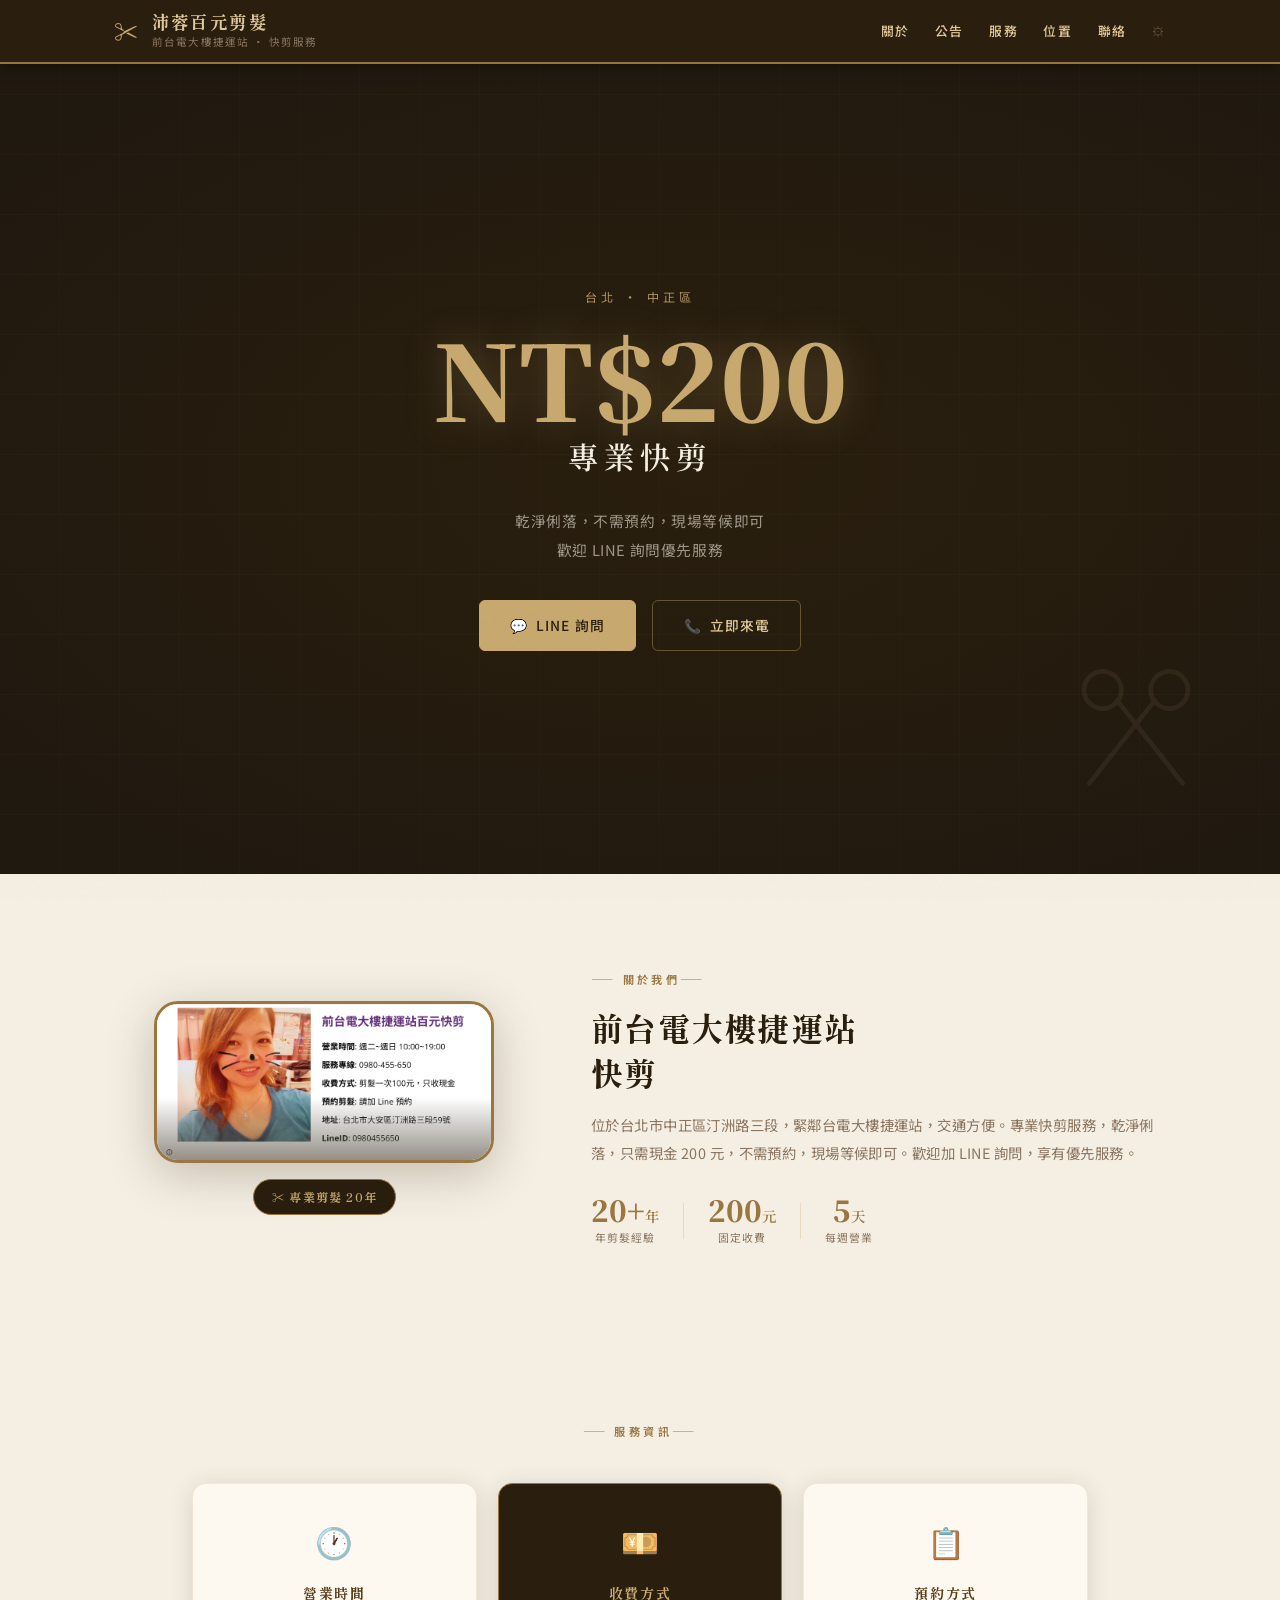
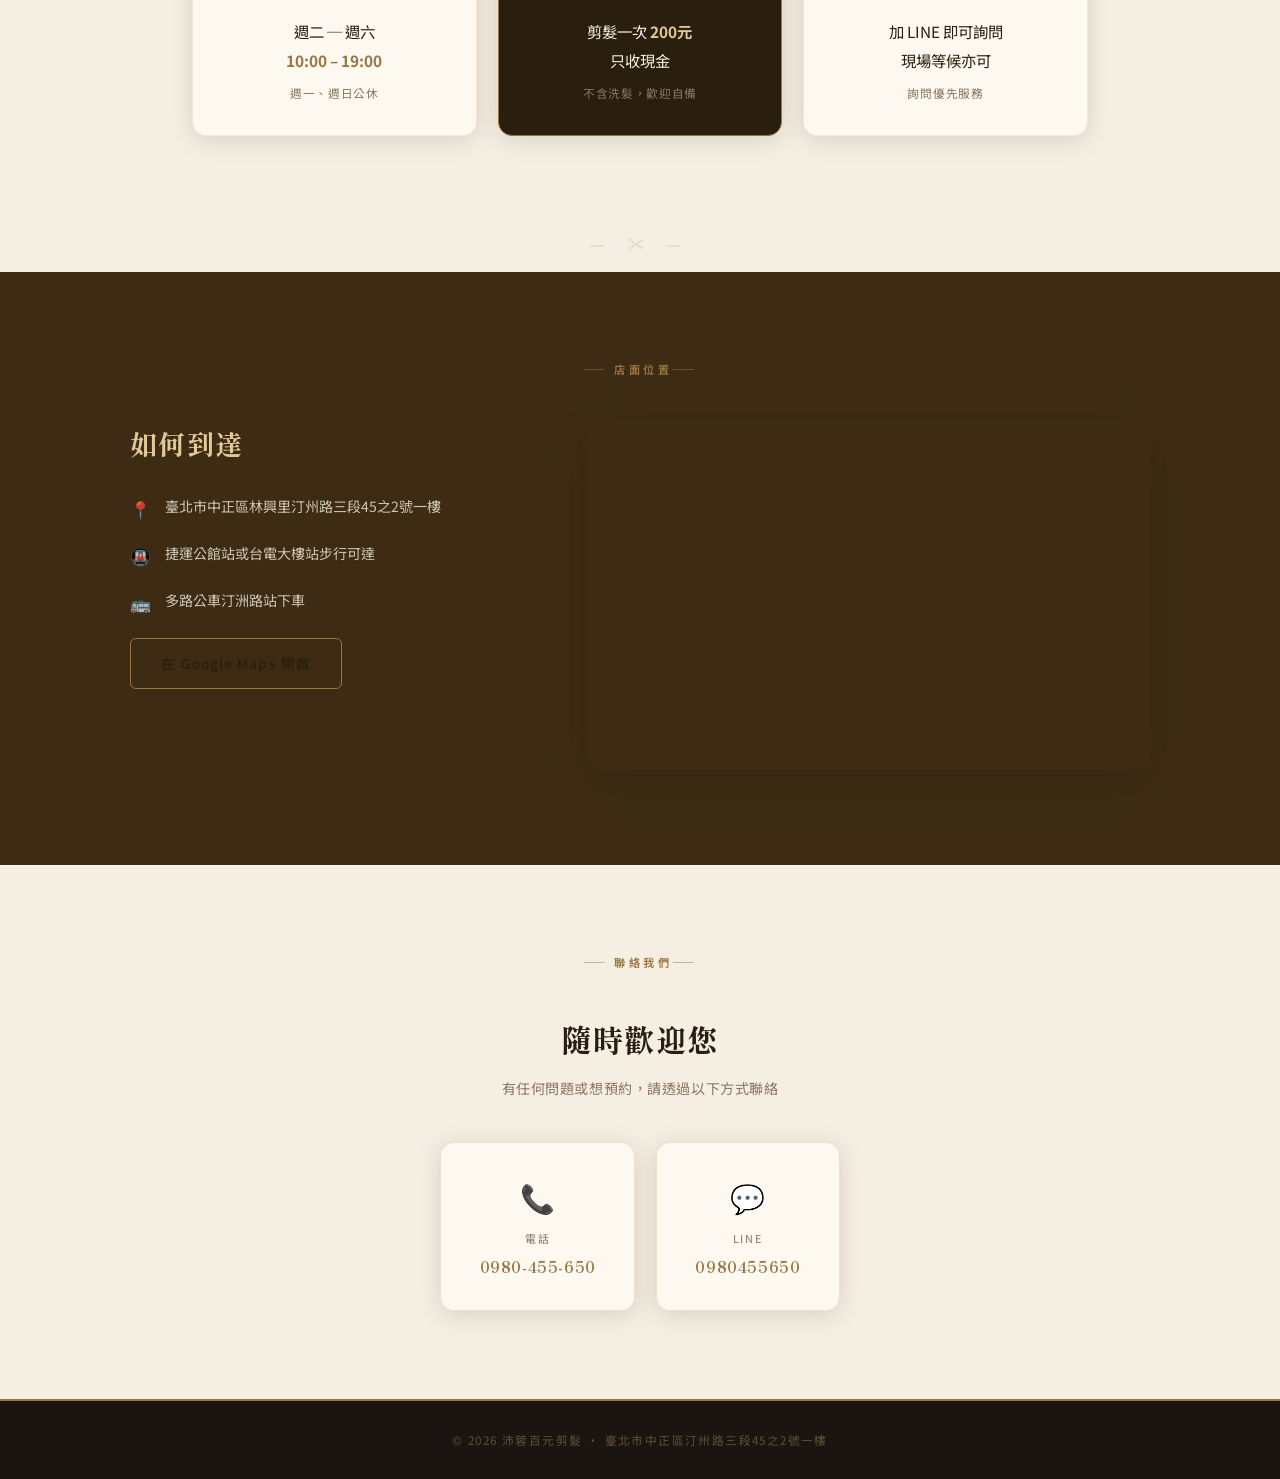
<file: index.html>
<!DOCTYPE html>
<html lang="zh-TW">
<head>
  <meta charset="UTF-8"/>
  <meta name="viewport" content="width=device-width, initial-scale=1.0"/>
  <meta name="description" content="沛蓉百元剪髮｜臺北汀洲路三段，前台電大樓捷運站，200元專業快剪服務"/>
  <meta property="og:title" content="沛蓉百元剪髮"/>
  <meta property="og:description" content="週二至週六 10:00–19:00｜電話：0980-455-650"/>
  <title>沛蓉百元剪髮</title>
  <link rel="preconnect" href="https://fonts.googleapis.com"/>
  <link rel="preconnect" href="https://fonts.gstatic.com" crossorigin/>
  <link href="https://fonts.googleapis.com/css2?family=Noto+Serif+TC:wght@400;600;700;900&family=Shippori+Mincho+B1:wght@400;600;800&family=Noto+Sans+TC:wght@300;400;500&display=swap" rel="stylesheet"/>
  <link rel="stylesheet" href="css/style.css"/>
</head>
<body>
  <div class="noise"></div>

  <!-- HEADER -->
  <header class="site-header">
    <div class="header-inner">
      <div class="logo-block">
        <span class="logo-icon">✂</span>
        <div class="logo-text">
          <h1 class="logo-title" id="site-name">沛蓉百元剪髮</h1>
          <p class="logo-sub" id="site-tagline">前台電大樓捷運站 · 百元快剪</p>
        </div>
      </div>
      <nav class="main-nav">
        <a href="#about">關於</a>
        <a href="#announcements">公告</a>
        <a href="#info">服務</a>
        <a href="#location">位置</a>
        <a href="#contact">聯絡</a>
        <a href="admin.html" class="nav-admin-link" title="管理員登入">⚙</a>
      </nav>
      <button class="nav-hamburger" id="nav-hamburger" aria-label="選單">☰</button>
    </div>
    <!-- Mobile menu -->
    <div class="mobile-menu" id="mobile-menu">
      <a href="#about" onclick="closeMobileMenu()">關於</a>
      <a href="#announcements" onclick="closeMobileMenu()">公告</a>
      <a href="#info" onclick="closeMobileMenu()">服務</a>
      <a href="#location" onclick="closeMobileMenu()">位置</a>
      <a href="#contact" onclick="closeMobileMenu()">聯絡</a>
      <a href="admin.html">⚙ 管理員</a>
    </div>
  </header>

  <!-- HERO -->
  <section class="hero">
    <div class="hero-bg-lines"></div>
    <div class="hero-content">
      <p class="hero-eyebrow">台北 · 中正區</p>
      <h2 class="hero-headline">
        <span class="hero-price" id="hero-price">NT$200</span>
        <span class="hero-cut">專業快剪</span>
      </h2>
      <p class="hero-desc" id="hero-desc">乾淨俐落，不需預約，現場等候即可<br/>歡迎 LINE 預約優先服務</p>
      <div class="hero-ctas">
        <a class="btn btn-primary" id="line-btn" href="https://line.me/ti/p/0980455650" target="_blank" rel="noopener">
          <span class="btn-icon">💬</span> LINE 詢問
        </a>
        <a class="btn btn-ghost" id="tel-btn" href="tel:0980455650">
          <span class="btn-icon">📞</span> 立即來電
        </a>
      </div>
    </div>
    <div class="hero-deco">
      <svg class="scissors-svg" viewBox="0 0 120 120" fill="none" xmlns="http://www.w3.org/2000/svg">
        <circle cx="35" cy="30" r="14" stroke="currentColor" stroke-width="3.5"/>
        <circle cx="85" cy="30" r="14" stroke="currentColor" stroke-width="3.5"/>
        <line x1="46" y1="38" x2="95" y2="100" stroke="currentColor" stroke-width="3.5" stroke-linecap="round"/>
        <line x1="74" y1="38" x2="25" y2="100" stroke="currentColor" stroke-width="3.5" stroke-linecap="round"/>
      </svg>
    </div>
  </section>

  <!-- ABOUT -->
  <section class="about-section" id="about">
    <div class="about-inner">
      <div class="about-photo-wrap">
        <div class="about-photo-frame">
          <img src="images/owner.png" alt="沛蓉老闆娘" class="about-photo" id="owner-photo" loading="lazy"/>
        </div>
        <div class="about-badge">✂ 專業剪髮 20年</div>
      </div>
      <div class="about-text">
        <div class="section-label" style="text-align:left;margin-bottom:1rem;">關於我們</div>
        <h2 class="about-title" id="about-title">前台電大樓捷運站<br/>百元快剪</h2>
        <p class="about-desc" id="about-desc">位於台北市中正區汀洲路三段，緊鄰台電大樓捷運站，交通方便。專業快剪服務，乾淨俐落，只需現金 200 元，不需預約，現場等候即可。歡迎加 LINE 預約，享有優先服務。</p>
        <div class="about-stats">
          <div class="stat-item">
            <span class="stat-num" id="stat-years">20<span class="stat-plus">+</span></span>
            <span class="stat-label">年剪髮經驗</span>
          </div>
          <div class="stat-divider"></div>
          <div class="stat-item">
            <span class="stat-num" id="stat-price">200<span class="stat-unit">元</span></span>
            <span class="stat-label">固定收費</span>
          </div>
          <div class="stat-divider"></div>
          <div class="stat-item">
            <span class="stat-num">5<span class="stat-unit">天</span></span>
            <span class="stat-label">每週營業</span>
          </div>
        </div>
      </div>
    </div>
  </section>

  <!-- ANNOUNCEMENTS -->
  <section class="announce-section" id="announcements" style="display:none;">
    <div id="announce-list"></div>
  </section>

  <!-- INFO CARDS -->
  <section class="info-section" id="info">
    <div class="section-label">服務資訊</div>
    <div class="cards-grid">
      <div class="info-card reveal">
        <div class="card-icon">🕐</div>
        <h3 class="card-title">營業時間</h3>
        <p class="card-body" id="hours"></p>
        <p class="card-note" id="hours-note"></p>
      </div>
      <div class="info-card info-card--featured reveal">
        <div class="card-icon">💴</div>
        <h3 class="card-title">收費方式</h3>
        <p class="card-body" id="pricing"></p>
        <p class="card-note" id="pricing-note"></p>
      </div>
      <div class="info-card reveal">
        <div class="card-icon">📋</div>
        <h3 class="card-title">預約方式</h3>
        <p class="card-body" id="booking"></p>
        <p class="card-note" id="booking-note"></p>
      </div>
    </div>
  </section>

  <!-- SERVICES -->
  <section class="services-section" id="services" style="display:none;">
    <div class="section-label">服務項目</div>
    <div class="services-grid" id="services-grid"></div>
  </section>

  <div class="ornament-divider"><span>— ✂ —</span></div>

  <!-- LOCATION -->
  <section class="location-section" id="location">
    <div class="section-label">店面位置</div>
    <div class="location-inner">
      <div class="location-info">
        <h2 class="location-title">如何到達</h2>
        <ul class="location-list">
          <li><span class="loc-icon">📍</span><span id="address"></span></li>
          <li><span class="loc-icon">🚇</span><span id="mrt"></span></li>
          <li><span class="loc-icon">🚌</span><span id="bus"></span></li>
        </ul>
        <a class="btn btn-outline" id="map-link" href="https://maps.google.com/?q=臺北市中正區汀州路三段45之2號" target="_blank" rel="noopener">在 Google Maps 開啟</a>
      </div>
      <div class="map-embed">
        <iframe src="https://maps.google.com/maps?q=25.018054,121.528086&z=17&output=embed"
          width="100%" height="350" style="border:0;" allowfullscreen="" loading="lazy"
          referrerpolicy="no-referrer-when-downgrade" title="沛蓉百元剪髮位置"></iframe>
      </div>
    </div>
  </section>

  <!-- CONTACT -->
  <section class="contact-section" id="contact">
    <div class="section-label">聯絡我們</div>
    <div class="contact-inner">
      <h2 class="contact-title" id="contact-title"></h2>
      <p class="contact-sub" id="contact-sub"></p>
      <div class="contact-methods">
        <a class="contact-card reveal" id="phone-link" href="tel:0980455650">
          <span class="contact-icon">📞</span>
          <span class="contact-label">電話</span>
          <span class="contact-value" id="phone"></span>
        </a>
        <a class="contact-card reveal" id="line-link" href="https://line.me/ti/p/0980455650" target="_blank" rel="noopener">
          <span class="contact-icon">💬</span>
          <span class="contact-label">LINE</span>
          <span class="contact-value" id="line-id"></span>
        </a>
      </div>
    </div>
  </section>

  <footer class="site-footer">
    <p class="footer-copy" id="footer-copy"></p>
  </footer>

  <script src="js/content.js"></script>
  <script src="js/main.js"></script>
</body>
</html>
</file>
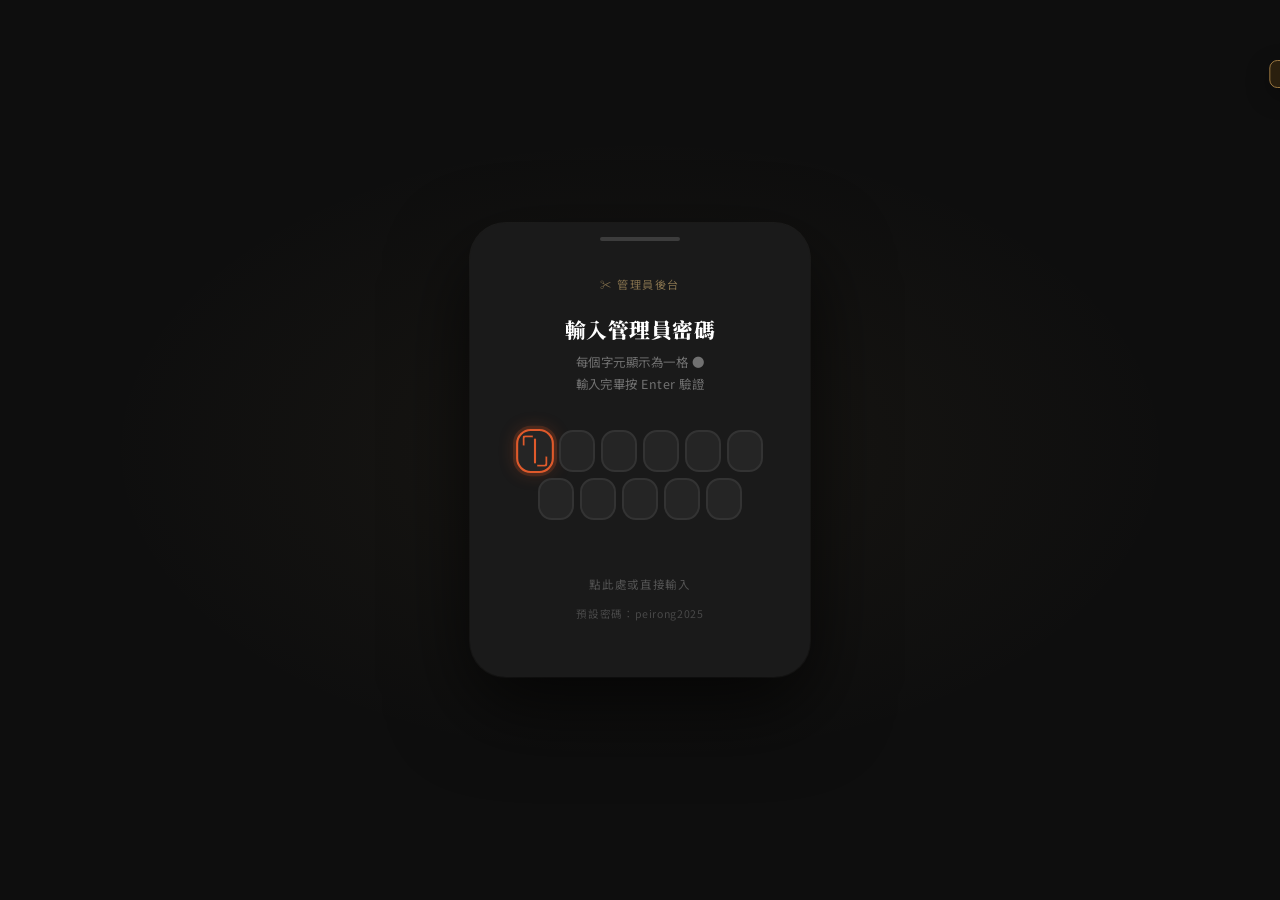
<file: admin.html>
<!DOCTYPE html>
<html lang="zh-TW">
<head>
  <meta charset="UTF-8"/>
  <meta name="viewport" content="width=device-width, initial-scale=1.0"/>
  <title>管理員後台 — 沛蓉百元剪髮</title>
  <link rel="preconnect" href="https://fonts.googleapis.com"/>
  <link href="https://fonts.googleapis.com/css2?family=Noto+Serif+TC:wght@700;900&family=Noto+Sans+TC:wght@300;400;500;600&display=swap" rel="stylesheet"/>
  <style>
    :root {
      --gold:#c8a96e;--gold-l:#e2c99a;--gold-d:#9a7640;
      --cream:#f5efe3;--warm:#fdf8f0;
      --wood:#2a1f0e;--wood-m:#3d2c13;--wood-l:#5a3e1b;
      --muted:#8a7560;--red:#c0392b;--green:#27ae60;--blue:#2980b9;
      --serif:'Noto Serif TC',serif;--sans:'Noto Sans TC',sans-serif;
      --r:8px;--r-lg:14px;--tr:.25s ease;
      --shadow:0 2px 12px rgba(42,31,14,.1);
      --shadow-lg:0 8px 32px rgba(42,31,14,.18);
    }
    *,*::before,*::after{box-sizing:border-box;margin:0;padding:0;}
    html{font-size:16px;height:100%;}
    body{font-family:var(--sans);background:var(--cream);color:var(--wood);height:100%;overflow:hidden;display:flex;flex-direction:column;}

    /* ── LOGIN OTP ── */
    #login-screen{position:fixed;inset:0;z-index:9999;background:#0e0e0e;display:flex;align-items:center;justify-content:center;overflow:hidden;}
    #login-screen::before{content:'';position:absolute;inset:0;background:radial-gradient(ellipse 60% 50% at 50% 50%,rgba(200,169,110,.06) 0%,transparent 70%);}
    /* Hidden real input to capture keyboard */
    #otp-hidden-input{position:absolute;opacity:0;pointer-events:none;width:1px;height:1px;}

    /* Phone mockup card */
    .otp-card{
      position:relative;z-index:1;
      background:#1a1a1a;
      border-radius:36px;
      width:min(340px,88vw);
      padding:0 0 2.5rem;
      box-shadow:0 32px 80px rgba(0,0,0,.7),0 0 0 1px rgba(255,255,255,.06);
      overflow:hidden;
    }
    .otp-notch{width:80px;height:4px;background:rgba(255,255,255,.15);border-radius:4px;margin:14px auto 0;}

    /* Screens inside card */
    .otp-screen{padding:2.2rem 2rem 1rem;text-align:center;transition:opacity .4s ease,transform .4s ease;}
    .otp-screen.hidden{display:none;}
    .otp-screen.exit{opacity:0;transform:scale(.92);}

    /* Input screen */
    .otp-title{font-family:var(--serif);font-size:1.3rem;font-weight:900;color:#fff;margin-bottom:.5rem;letter-spacing:.02em;}
    .otp-sub{font-size:.78rem;color:rgba(255,255,255,.38);line-height:1.7;margin-bottom:2.2rem;letter-spacing:.04em;}

    /* 4 boxes */
    .otp-boxes{display:flex;justify-content:center;gap:14px;margin-bottom:1.2rem;}
    .otp-box{
      width:64px;height:68px;
      background:#252525;
      border:2px solid #333;
      border-radius:14px;
      display:flex;align-items:center;justify-content:center;
      font-size:1.6rem;font-weight:700;color:#fff;
      position:relative;overflow:hidden;
      transition:border-color .2s ease,box-shadow .2s ease,transform .15s ease;
      cursor:default;user-select:none;
    }
    .otp-box.active{
      border-color:#e05a2b;
      box-shadow:0 0 0 3px rgba(224,90,43,.18),0 0 16px rgba(224,90,43,.25);
      transform:scale(1.05);
    }
    .otp-box.filled{
      border-color:#c8471a;
      box-shadow:0 0 0 2px rgba(200,71,26,.15);
    }
    .otp-box.error{
      border-color:#e03030 !important;
      box-shadow:0 0 0 3px rgba(224,48,48,.25) !important;
      animation:shake .4s ease;
    }
    /* Corner accent lines */
    .otp-box::before,.otp-box::after{
      content:'';position:absolute;
      width:10px;height:10px;
      border-color:#e05a2b;border-style:solid;
      opacity:0;transition:opacity .2s ease;
    }
    .otp-box::before{top:4px;left:4px;border-width:2px 0 0 2px;border-radius:3px 0 0 0;}
    .otp-box::after{bottom:4px;right:4px;border-width:0 2px 2px 0;border-radius:0 0 3px 0;}
    .otp-box.active::before,.otp-box.active::after{opacity:1;}

    /* Cursor blink inside active box */
    .otp-cursor{
      display:inline-block;width:2px;height:1.5rem;
      background:#e05a2b;border-radius:2px;
      animation:blink .9s step-end infinite;
      vertical-align:middle;
    }
    @keyframes blink{0%,100%{opacity:1;}50%{opacity:0;}}
    @keyframes shake{
      0%,100%{transform:scale(1.05) translateX(0);}
      20%{transform:scale(1.05) translateX(-7px);}
      40%{transform:scale(1.05) translateX(7px);}
      60%{transform:scale(1.05) translateX(-5px);}
      80%{transform:scale(1.05) translateX(5px);}
    }

    .otp-error-msg{font-size:.75rem;color:#e05a2b;margin-top:.3rem;min-height:1.1rem;letter-spacing:.04em;transition:opacity .2s;}
    .otp-hint{font-size:.66rem;color:rgba(255,255,255,.2);margin-top:.9rem;letter-spacing:.06em;}

    /* Tap to focus hint */
    .otp-tap-hint{font-size:.72rem;color:rgba(255,255,255,.25);margin-top:1.2rem;letter-spacing:.06em;animation:tapPulse 2s ease-in-out infinite;}
    @keyframes tapPulse{0%,100%{opacity:.4;}50%{opacity:.9;}}

    /* Success screen */
    .otp-success{padding:3rem 2rem 1.5rem;text-align:center;}
    .success-icon-wrap{
      width:80px;height:80px;margin:0 auto 1.5rem;
      border-radius:20px;
      border:2.5px solid #27ae60;
      display:flex;align-items:center;justify-content:center;
      position:relative;
      animation:successPop .5s cubic-bezier(.34,1.56,.64,1) both;
    }
    @keyframes successPop{from{transform:scale(.4);opacity:0;}to{transform:scale(1);opacity:1;}}
    .success-check{
      width:36px;height:36px;
      stroke:#27ae60;stroke-width:3;fill:none;
      stroke-dasharray:60;stroke-dashoffset:60;
      stroke-linecap:round;stroke-linejoin:round;
      animation:drawCheck .5s .3s ease forwards;
    }
    @keyframes drawCheck{to{stroke-dashoffset:0;}}
    .success-glow{
      position:absolute;inset:-2px;border-radius:22px;
      box-shadow:0 0 20px rgba(39,174,96,.4),0 0 40px rgba(39,174,96,.15);
      animation:glowPulse 2s ease-in-out infinite;
    }
    @keyframes glowPulse{0%,100%{opacity:.6;}50%{opacity:1;}}
    .success-title{font-family:var(--serif);font-size:1.3rem;font-weight:900;color:#27ae60;margin-bottom:.5rem;letter-spacing:.02em;}
    .success-sub{font-size:.78rem;color:rgba(255,255,255,.38);margin-bottom:2rem;letter-spacing:.04em;}
    .success-lock{display:flex;align-items:center;justify-content:center;gap:.5rem;font-size:.76rem;color:#27ae60;letter-spacing:.08em;opacity:.8;}

    /* ── SHELL ── */
    #admin-app{display:none;flex:1;min-height:0;flex-direction:column;}
    .admin-header{background:var(--wood);border-bottom:2px solid var(--gold-d);padding:0 1.2rem;display:flex;align-items:center;justify-content:space-between;height:52px;flex-shrink:0;}
    .ah-left{display:flex;align-items:center;gap:.8rem;}
    .ah-logo{font-family:var(--serif);color:var(--gold-l);font-size:.95rem;font-weight:700;letter-spacing:.06em;}
    .ah-right{display:flex;align-items:center;gap:.8rem;}
    .btn-icon-sm{background:transparent;border:1px solid rgba(200,169,110,.25);border-radius:var(--r);padding:.35rem .75rem;color:var(--muted);font-size:.76rem;letter-spacing:.06em;cursor:pointer;transition:all var(--tr);white-space:nowrap;}
    .btn-icon-sm:hover{border-color:var(--gold);color:var(--gold-l);}
    .btn-icon-sm.danger:hover{border-color:var(--red);color:var(--red);}

    /* ── LAYOUT ── */
    .admin-body{display:flex;flex:1;min-height:0;}

    /* ── SIDEBAR TABS ── */
    .sidebar{width:52px;background:var(--wood-m);border-right:1px solid rgba(200,169,110,.15);display:flex;flex-direction:column;align-items:center;padding:.6rem 0;gap:.3rem;flex-shrink:0;}
    .stab{width:40px;height:40px;border-radius:10px;border:none;background:transparent;cursor:pointer;display:flex;flex-direction:column;align-items:center;justify-content:center;gap:2px;color:var(--muted);font-size:.62rem;letter-spacing:.03em;transition:all var(--tr);}
    .stab .stab-icon{font-size:1.1rem;line-height:1;}
    .stab:hover{background:rgba(200,169,110,.12);color:var(--gold-l);}
    .stab.active{background:rgba(200,169,110,.2);color:var(--gold);}

    /* ── EDITOR PANEL ── */
    .editor-panel{flex:1;overflow-y:auto;padding:1.2rem;min-height:0;display:flex;flex-direction:column;gap:1rem;}
    .tab-content{display:none;}
    .tab-content.active{display:flex;flex-direction:column;gap:1rem;}

    .card{background:white;border:1px solid rgba(200,169,110,.18);border-radius:var(--r-lg);padding:1.2rem 1.2rem 1.4rem;box-shadow:var(--shadow);}
    .card-head{font-family:var(--serif);font-size:.72rem;font-weight:700;letter-spacing:.2em;color:var(--gold-d);text-transform:uppercase;margin-bottom:1rem;padding-bottom:.6rem;border-bottom:1px solid rgba(200,169,110,.15);}
    .field{display:flex;flex-direction:column;gap:.35rem;margin-bottom:.75rem;}
    .field:last-child{margin-bottom:0;}
    .field label{font-size:.72rem;font-weight:600;color:var(--muted);letter-spacing:.08em;text-transform:uppercase;}
    .field input,.field textarea,.field select{border:1.5px solid rgba(200,169,110,.28);border-radius:var(--r);padding:.65rem .85rem;font-family:var(--sans);font-size:.88rem;color:var(--wood);background:var(--warm);outline:none;resize:vertical;transition:border-color var(--tr);width:100%;}
    .field input:focus,.field textarea:focus,.field select:focus{border-color:var(--gold);}
    .hint{font-size:.68rem;color:var(--muted);}
    .hint code{background:rgba(200,169,110,.12);padding:.1rem .3rem;border-radius:3px;font-size:.65rem;color:var(--gold-d);}

    /* ── LIST ITEMS (announcements / services) ── */
    .list-item{background:var(--warm);border:1.5px solid rgba(200,169,110,.2);border-radius:var(--r);padding:.8rem 1rem;display:flex;align-items:flex-start;gap:.7rem;margin-bottom:.6rem;transition:border-color var(--tr);}
    .list-item:hover{border-color:var(--gold);}
    .list-item-body{flex:1;display:flex;flex-direction:column;gap:.4rem;}
    .list-item input,.list-item textarea{border:1px solid rgba(200,169,110,.2);border-radius:5px;padding:.4rem .6rem;font-family:var(--sans);font-size:.82rem;background:white;color:var(--wood);outline:none;width:100%;transition:border-color var(--tr);}
    .list-item input:focus,.list-item textarea:focus{border-color:var(--gold);}
    .list-item-row{display:grid;grid-template-columns:60px 1fr;gap:.4rem;}
    .list-item-del{background:transparent;border:none;color:var(--muted);font-size:1.1rem;cursor:pointer;padding:.2rem;flex-shrink:0;transition:color var(--tr);line-height:1;}
    .list-item-del:hover{color:var(--red);}
    .list-item-drag{cursor:grab;color:rgba(200,169,110,.4);font-size:1rem;flex-shrink:0;padding:.2rem;line-height:1;}
    .add-btn{width:100%;padding:.7rem;background:transparent;border:1.5px dashed rgba(200,169,110,.4);border-radius:var(--r);color:var(--gold-d);font-size:.82rem;letter-spacing:.08em;cursor:pointer;transition:all var(--tr);}
    .add-btn:hover{background:rgba(200,169,110,.08);border-color:var(--gold);color:var(--gold);}

    /* ── PREVIEW PANEL ── */
    .preview-panel{flex:1;border-left:2px solid rgba(200,169,110,.15);display:flex;flex-direction:column;min-width:0;}
    .preview-bar{background:var(--wood-m);padding:.5rem .9rem;display:flex;align-items:center;justify-content:space-between;flex-shrink:0;}
    .preview-label{font-size:.72rem;color:var(--muted);letter-spacing:.1em;text-transform:uppercase;}
    .preview-actions{display:flex;gap:.5rem;}
    .preview-frame{flex:1;border:none;background:white;}

    /* ── SAVE BAR ── */
    .save-bar{background:var(--wood);border-top:2px solid var(--gold-d);padding:.75rem 1.2rem;display:flex;align-items:center;justify-content:space-between;gap:.8rem;flex-shrink:0;}
    .save-status{font-size:.76rem;color:var(--muted);letter-spacing:.04em;flex:1;}
    .save-status.saved{color:var(--green);}
    .save-status.saving{color:var(--gold);}
    .save-status.error{color:var(--red);}
    .save-actions{display:flex;gap:.6rem;}
    .btn-save{background:var(--gold);border:none;border-radius:var(--r);padding:.65rem 1.5rem;color:var(--wood);font-size:.82rem;font-weight:700;letter-spacing:.08em;cursor:pointer;transition:all var(--tr);white-space:nowrap;}
    .btn-save:hover{background:var(--gold-l);transform:translateY(-1px);}
    .btn-save:disabled{opacity:.5;cursor:not-allowed;transform:none;}
    .btn-gh{background:var(--wood-l);border:1px solid var(--gold-d);border-radius:var(--r);padding:.65rem 1.2rem;color:var(--gold);font-size:.82rem;font-weight:600;letter-spacing:.06em;cursor:pointer;transition:all var(--tr);white-space:nowrap;}
    .btn-gh:hover{background:var(--gold-d);color:var(--cream);}
    .btn-gh:disabled{opacity:.4;cursor:not-allowed;}

    /* ── TOAST ── */
    .toast{position:fixed;top:60px;right:1.2rem;z-index:9999;background:var(--wood);color:var(--cream);border:1px solid var(--gold-d);border-radius:var(--r);padding:.8rem 1.3rem;font-size:.82rem;letter-spacing:.04em;box-shadow:0 8px 24px rgba(0,0,0,.3);transform:translateX(120%);transition:transform .3s cubic-bezier(.25,.46,.45,.94);pointer-events:none;max-width:280px;}
    .toast.show{transform:translateX(0);}
    .toast.ok{border-color:var(--green);}
    .toast.err{border-color:var(--red);}

    /* ── GH SETUP MODAL ── */
    .modal-bg{position:fixed;inset:0;z-index:8000;background:rgba(0,0,0,.65);display:none;align-items:center;justify-content:center;}
    .modal-bg.open{display:flex;}
    .modal{background:var(--wood-m);border:1px solid var(--gold-d);border-radius:16px;padding:2rem 1.8rem;width:min(440px,92vw);box-shadow:0 20px 60px rgba(0,0,0,.5);}
    .modal-title{font-family:var(--serif);color:var(--gold-l);font-size:1.05rem;font-weight:700;margin-bottom:.4rem;letter-spacing:.06em;}
    .modal-sub{font-size:.78rem;color:var(--muted);margin-bottom:1.4rem;line-height:1.7;}
    .modal .field label{color:rgba(245,239,227,.6);}
    .modal .field input{background:rgba(255,255,255,.07);border-color:rgba(200,169,110,.3);color:var(--cream);}
    .modal .field input:focus{border-color:var(--gold);}
    .modal-actions{display:flex;gap:.7rem;margin-top:1.2rem;}
    .modal-ok{flex:1;padding:.8rem;background:var(--gold);border:none;border-radius:var(--r);color:var(--wood);font-weight:700;font-size:.88rem;cursor:pointer;transition:all var(--tr);}
    .modal-ok:hover{background:var(--gold-l);}
    .modal-cancel{padding:.8rem 1.2rem;background:transparent;border:1px solid rgba(200,169,110,.3);border-radius:var(--r);color:var(--muted);font-size:.82rem;cursor:pointer;transition:all var(--tr);}
    .modal-cancel:hover{border-color:var(--red);color:var(--red);}
    .modal-link{font-size:.72rem;color:var(--gold-d);margin-top:.6rem;display:block;line-height:1.7;}

    /* ── PWD SECTION ── */
    .pwd-row{display:flex;gap:.6rem;}
    .pwd-row input{flex:1;}
    .pwd-apply{padding:.65rem 1rem;background:var(--wood-m);border:1px solid var(--gold-d);border-radius:var(--r);color:var(--gold);font-size:.78rem;font-weight:600;cursor:pointer;transition:all var(--tr);white-space:nowrap;}
    .pwd-apply:hover{background:var(--wood);border-color:var(--gold);}

    /* ── DEPLOY INFO ── */
    .deploy-info{background:var(--warm);border:1px solid rgba(200,169,110,.2);border-radius:var(--r);padding:1rem;font-size:.8rem;color:var(--muted);line-height:1.9;}
    .deploy-info code{background:rgba(200,169,110,.15);padding:.1rem .35rem;border-radius:3px;font-size:.72rem;color:var(--gold-d);}
    .gh-connected{display:inline-flex;align-items:center;gap:.4rem;font-size:.72rem;color:var(--green);letter-spacing:.04em;}
    .gh-not-connected{display:inline-flex;align-items:center;gap:.4rem;font-size:.72rem;color:var(--muted);letter-spacing:.04em;}

    /* ── MOBILE ── */
    @media(max-width:767px){
      body{overflow:auto;}
      .admin-body{flex-direction:column;}
      .sidebar{width:100%;height:auto;flex-direction:row;padding:.4rem .6rem;border-right:none;border-bottom:1px solid rgba(200,169,110,.15);overflow-x:auto;gap:.3rem;}
      .stab{width:auto;height:36px;flex-direction:row;padding:0 .8rem;border-radius:20px;font-size:.7rem;}
      .stab .stab-icon{font-size:.9rem;}
      .preview-panel{display:none;}
      .save-bar{flex-wrap:wrap;}
      .save-actions{width:100%;justify-content:flex-end;}
    }
    @media(min-width:768px){
      .admin-body{flex-direction:row;}
      .editor-panel{width:360px;flex-shrink:0;}
    }
    @media(min-width:1100px){
      .editor-panel{width:400px;}
    }
  </style>
</head>
<body>

<!-- LOGIN OTP -->
<div id="login-screen" onclick="focusOTP()">
  <!-- Hidden real input captures all keyboard / mobile input -->
  <input id="otp-hidden-input" type="password" autocomplete="current-password" autocorrect="off" autocapitalize="off" spellcheck="false"/>

  <div class="otp-card">
    <div class="otp-notch"></div>

    <!-- Input screen -->
    <div class="otp-screen" id="otp-input-screen">
      <p style="font-size:.7rem;color:rgba(200,169,110,.6);letter-spacing:.14em;text-transform:uppercase;margin-bottom:1.4rem;">✂ 管理員後台</p>
      <h2 class="otp-title">輸入管理員密碼</h2>
      <p class="otp-sub">每個字元顯示為一格 ●<br/>輸入完畢按 Enter 驗證</p>

      <!-- Boxes rendered dynamically by JS -->
      <div class="otp-boxes" id="otp-boxes"></div>
      <p class="otp-error-msg" id="otp-err"></p>
      <p class="otp-tap-hint" id="otp-tap">點此處或直接輸入</p>
      <p class="otp-hint">預設密碼：peirong2025</p>
    </div>

    <!-- Success screen -->
    <div class="otp-screen hidden" id="otp-success-screen">
      <div class="otp-success">
        <div class="success-icon-wrap">
          <div class="success-glow"></div>
          <svg class="success-check" viewBox="0 0 40 40">
            <polyline points="8,21 17,30 32,12"/>
          </svg>
        </div>
        <h2 class="success-title">驗證成功</h2>
        <p class="success-sub">正在進入後台管理系統…</p>
        <div class="success-lock">
          <svg width="14" height="14" viewBox="0 0 24 24" fill="none" stroke="#27ae60" stroke-width="2.5" stroke-linecap="round">
            <rect x="3" y="11" width="18" height="11" rx="2"/>
            <path d="M7 11V7a5 5 0 0110 0v4"/>
          </svg>
          Verified and Secure
        </div>
      </div>
    </div>

  </div>
</div>

<!-- ADMIN APP -->
<div id="admin-app">
  <header class="admin-header">
    <div class="ah-left">
      <div class="ah-logo">✂ 後台管理</div>
      <span id="gh-status" class="gh-not-connected">⚪ 未設定 GitHub</span>
    </div>
    <div class="ah-right">
      <button class="btn-icon-sm" onclick="openPreview()">👁 預覽</button>
      <a href="index.html" target="_blank" class="btn-icon-sm" style="text-decoration:none;">🌐 網站</a>
      <button class="btn-icon-sm danger" onclick="doLogout()">登出</button>
    </div>
  </header>

  <div class="admin-body">
    <!-- SIDEBAR -->
    <nav class="sidebar">
      <button class="stab active" data-tab="basic" onclick="switchTab(this,'basic')">
        <span class="stab-icon">🏪</span>基本
      </button>
      <button class="stab" data-tab="info" onclick="switchTab(this,'info')">
        <span class="stab-icon">🕐</span>資訊
      </button>
      <button class="stab" data-tab="announce" onclick="switchTab(this,'announce')">
        <span class="stab-icon">📢</span>公告
      </button>
      <button class="stab" data-tab="services" onclick="switchTab(this,'services')">
        <span class="stab-icon">✂️</span>服務
      </button>
      <button class="stab" data-tab="contact" onclick="switchTab(this,'contact')">
        <span class="stab-icon">📞</span>聯絡
      </button>
      <button class="stab" data-tab="location" onclick="switchTab(this,'location')">
        <span class="stab-icon">📍</span>位置
      </button>
      <button class="stab" data-tab="settings" onclick="switchTab(this,'settings')">
        <span class="stab-icon">⚙️</span>設定
      </button>
    </nav>

    <!-- EDITOR -->
    <div class="editor-panel">

      <!-- 基本 -->
      <div class="tab-content active" id="tab-basic">
        <div class="card">
          <div class="card-head">🏪 店家基本資訊</div>
          <div class="field"><label>店名</label><input id="f-site_name"/></div>
          <div class="field"><label>副標題</label><input id="f-site_tagline"/></div>
          <div class="field"><label>主打價格</label><input id="f-hero_price" placeholder="NT$200"/></div>
          <div class="field"><label>Hero 描述</label><textarea id="f-hero_desc" rows="3"></textarea></div>
          <div class="field"><label>頁尾版權</label><input id="f-footer_copy"/></div>
        </div>
        <div class="card">
          <div class="card-head">👩 關於我們 / 老闆娘簡介</div>
          <div class="field"><label>標題</label><input id="f-about_title" placeholder="前台電大樓捷運站快剪"/></div>
          <div class="field"><label>簡介內容</label><textarea id="f-about_desc" rows="4"></textarea></div>
          <div class="field"><label>經驗年數</label><input id="f-stat_years" placeholder="20+"/></div>
          <div class="field"><label>收費數字</label><input id="f-stat_price" placeholder="200"/></div>
          <div class="field">
            <label>老闆娘照片路徑</label>
            <input id="f-owner_photo" placeholder="images/owner.png"/>
            <p class="hint">照片請放在 <code>images/</code> 資料夾，填入相對路徑</p>
          </div>
        </div>
      </div>

      <!-- 資訊 -->
      <div class="tab-content" id="tab-info">
        <div class="card">
          <div class="card-head">🕐 營業時間</div>
          <div class="field"><label>內容 <span class="hint">支援 <code>&lt;strong&gt;</code> <code>&lt;br/&gt;</code></span></label><textarea id="f-hours" rows="2"></textarea></div>
          <div class="field"><label>備註</label><input id="f-hours_note"/></div>
        </div>
        <div class="card">
          <div class="card-head">💴 收費方式</div>
          <div class="field"><label>內容</label><textarea id="f-pricing" rows="2"></textarea></div>
          <div class="field"><label>備註</label><input id="f-pricing_note"/></div>
        </div>
        <div class="card">
          <div class="card-head">📋 預約方式</div>
          <div class="field"><label>內容</label><textarea id="f-booking" rows="2"></textarea></div>
          <div class="field"><label>備註</label><input id="f-booking_note"/></div>
        </div>
      </div>

      <!-- 公告 -->
      <div class="tab-content" id="tab-announce">
        <div class="card">
          <div class="card-head">📢 公告管理 <span class="hint">（留空則不顯示）</span></div>
          <div id="announce-items"></div>
          <button class="add-btn" onclick="addAnnounce()">＋ 新增公告</button>
        </div>
      </div>

      <!-- 服務 -->
      <div class="tab-content" id="tab-services">
        <div class="card">
          <div class="card-head">✂️ 服務項目</div>
          <div id="service-items"></div>
          <button class="add-btn" onclick="addService()">＋ 新增服務項目</button>
        </div>
      </div>

      <!-- 聯絡 -->
      <div class="tab-content" id="tab-contact">
        <div class="card">
          <div class="card-head">📞 聯絡資訊</div>
          <div class="field"><label>電話</label><input id="f-phone" type="tel"/></div>
          <div class="field"><label>LINE ID</label><input id="f-line_id"/></div>
          <div class="field"><label>聯絡標題</label><input id="f-contact_title"/></div>
          <div class="field"><label>聯絡說明</label><input id="f-contact_sub"/></div>
        </div>
      </div>

      <!-- 位置 -->
      <div class="tab-content" id="tab-location">
        <div class="card">
          <div class="card-head">📍 位置資訊</div>
          <div class="field"><label>地址</label><textarea id="f-address" rows="2"></textarea></div>
          <div class="field"><label>捷運說明</label><input id="f-mrt"/></div>
          <div class="field"><label>公車說明</label><input id="f-bus"/></div>
        </div>
      </div>

      <!-- 設定 -->
      <div class="tab-content" id="tab-settings">
        <div class="card">
          <div class="card-head">🔗 GitHub 自動推送設定</div>
          <div id="gh-config-display" class="deploy-info" style="margin-bottom:.8rem;"></div>
          <button class="add-btn" onclick="openGHModal()">⚙ 設定 GitHub 推送</button>
        </div>
        <div class="card">
          <div class="card-head">🔐 變更管理員密碼</div>
          <div class="field">
            <label>新密碼（英數字，至少4碼）</label>
            <div class="pwd-row">
              <input type="password" id="new-pwd" placeholder="新密碼" autocomplete="new-password"/>
              <button class="pwd-apply" onclick="changePwd()">確認</button>
            </div>
          </div>
        </div>
        <div class="card">
          <div class="card-head">📦 手動下載</div>
          <div class="deploy-info">
            如果 GitHub 推送設定未完成，可手動下載 <code>content.js</code>，替換至 repo 的 <code>js/</code> 資料夾後 push。
          </div>
          <button class="add-btn" style="margin-top:.8rem;" onclick="downloadContentJS()">⬇ 下載 content.js</button>
        </div>
      </div>

    </div><!-- /editor-panel -->

    <!-- PREVIEW -->
    <div class="preview-panel" id="preview-panel">
      <div class="preview-bar">
        <span class="preview-label">即時預覽</span>
        <div class="preview-actions">
          <button class="btn-icon-sm" onclick="refreshPreview()">↺ 重新整理</button>
        </div>
      </div>
      <iframe class="preview-frame" id="preview-frame" src="index.html"></iframe>
    </div>

  </div><!-- /admin-body -->

  <!-- SAVE BAR -->
  <div class="save-bar">
    <span class="save-status" id="save-status">尚未儲存</span>
    <div class="save-actions">
      <button class="btn-gh" id="btn-gh-push" onclick="pushToGitHub()" disabled>🚀 推送到 GitHub</button>
      <button class="btn-save" id="btn-save" onclick="saveContent()">💾 儲存預覽</button>
    </div>
  </div>

</div><!-- /admin-app -->

<!-- GH MODAL -->
<div class="modal-bg" id="gh-modal">
  <div class="modal">
    <div class="modal-title">🔗 設定 GitHub 自動推送</div>
    <div class="modal-sub">
      設定後，點「推送到 GitHub」就能直接更新網站，無需手動下載上傳。<br/>Token 儲存在你的瀏覽器本地，不會傳送至任何第三方。
    </div>
    <div class="field">
      <label>GitHub 帳號</label>
      <input id="gh-user" placeholder="例：yanbo970913-web"/>
    </div>
    <div class="field">
      <label>Repository 名稱</label>
      <input id="gh-repo" placeholder="例：peirong-haircut"/>
    </div>
    <div class="field">
      <label>Personal Access Token（需有 repo 權限）</label>
      <input id="gh-token" type="password" placeholder="ghp_..."/>
    </div>
    <a class="modal-link" href="https://github.com/settings/tokens/new" target="_blank" rel="noopener">
      → 點這裡產生 Token（勾選 repo 權限，7天效期即可）
    </a>
    <div class="modal-actions">
      <button class="modal-cancel" onclick="closeGHModal()">取消</button>
      <button class="modal-ok" onclick="saveGHConfig()">儲存設定</button>
    </div>
  </div>
</div>

<div class="toast" id="toast"></div>

<script src="js/content.js"></script>
<script>
/* ════════════════════════════════════
   AUTH — OTP ALPHANUMERIC
════════════════════════════════════ */
const DEFAULT_PWD = 'peirong2025';
const K_PWD  = 'pr_pwd';
const K_AUTH = 'pr_auth';
const K_DATA = 'pr_content';
const K_GH   = 'pr_gh';

function getPwd(){ return localStorage.getItem(K_PWD) || DEFAULT_PWD; }

/* ── OTP box rendering ── */
const MAX_BOXES = 16; // max visible boxes
let otpVal = '';
let isVerifying = false;

function focusOTP(){
  const inp = document.getElementById('otp-hidden-input');
  if(inp) inp.focus();
}

function renderBoxes(){
  const pwd = getPwd();
  const len = pwd.length;
  const container = document.getElementById('otp-boxes');

  // Decide how many boxes to show (clamp to MAX_BOXES)
  const count = Math.min(len, MAX_BOXES);
  const filled = otpVal.length;

  // Adjust box size for longer passwords
  const boxSize = count > 10 ? '36px' : count > 7 ? '48px' : '62px';
  const gap     = count > 10 ? '6px'  : count > 7 ? '9px'  : '12px';
  container.style.flexWrap = count > 8 ? 'wrap' : 'nowrap';
  container.style.justifyContent = 'center';
  container.style.gap = gap;

  container.innerHTML = '';
  for(let i = 0; i < count; i++){
    const box = document.createElement('div');
    const isFilled = i < filled;
    const isActive = i === filled && filled < count;
    box.className = 'otp-box' + (isFilled?' filled':'') + (isActive?' active':'');
    box.id = 'b' + i;
    box.style.width  = boxSize;
    box.style.height = count > 10 ? '42px' : count > 7 ? '54px' : '66px';
    box.style.fontSize = count > 10 ? '1rem' : '1.4rem';
    if(isFilled){
      box.textContent = '●';
    } else if(isActive){
      box.innerHTML = '<span class="otp-cursor"></span>';
    }
    container.appendChild(box);
  }
}

function showBoxError(){
  const boxes = document.querySelectorAll('.otp-box');
  boxes.forEach(b=>{ b.classList.add('error'); b.classList.remove('active','filled'); });
  setTimeout(()=>{ boxes.forEach(b=>b.classList.remove('error')); }, 500);
}

function verifyOTP(){
  if(isVerifying) return;
  if(otpVal === getPwd()){
    isVerifying = true;
    showSuccess();
  } else {
    showBoxError();
    document.getElementById('otp-err').textContent = '密碼錯誤，請再試一次';
    setTimeout(()=>{
      otpVal = '';
      document.getElementById('otp-hidden-input').value = '';
      renderBoxes();
      document.getElementById('otp-err').textContent = '';
    }, 700);
  }
}

function showSuccess(){
  document.getElementById('otp-input-screen').classList.add('hidden');
  document.getElementById('otp-success-screen').classList.remove('hidden');
  setTimeout(enterAdmin, 1600);
}

function enterAdmin(){
  sessionStorage.setItem(K_AUTH,'1');
  document.getElementById('login-screen').style.display='none';
  document.getElementById('admin-app').style.display='flex';
  initAdmin();
}

function doLogout(){
  sessionStorage.removeItem(K_AUTH);
  location.reload();
}

function changePwd(){
  const v = document.getElementById('new-pwd').value.trim();
  if(!v || v.length < 4){ toast('密碼至少4個字元','err'); return; }
  localStorage.setItem(K_PWD, v);
  document.getElementById('new-pwd').value='';
  toast('密碼已變更 ✓','ok');
}

/* ── Hidden input event ── */
document.addEventListener('DOMContentLoaded', ()=>{
  const inp = document.getElementById('otp-hidden-input');
  if(!inp) return;

  renderBoxes();
  focusOTP();

  inp.addEventListener('input', ()=>{
    if(isVerifying) return;
    otpVal = inp.value;
    renderBoxes();
    document.getElementById('otp-tap').style.display = 'none';
  });

  inp.addEventListener('keydown', e=>{
    if(e.key === 'Enter' && otpVal.length > 0) verifyOTP();
  });

  // Re-focus on card click
  document.getElementById('login-screen').addEventListener('click', focusOTP);

  // Show tap hint when unfocused
  inp.addEventListener('blur', ()=>{
    if(!isVerifying) document.getElementById('otp-tap').style.display='';
  });
  inp.addEventListener('focus', ()=>{
    document.getElementById('otp-tap').style.display='none';
  });
});

// Auto-enter if already authed
if(sessionStorage.getItem(K_AUTH)==='1'){
  document.getElementById('login-screen').style.display='none';
  document.getElementById('admin-app').style.display='flex';
}

/* ════════════════════════════════════
   STATE
════════════════════════════════════ */
let state = {};

function initAdmin(){
  // Load content: localStorage > window.SITE_CONTENT
  const saved = localStorage.getItem(K_DATA);
  state = saved ? JSON.parse(saved) : Object.assign({}, window.SITE_CONTENT || {});
  if(!Array.isArray(state.announcements)) state.announcements = [];
  if(!Array.isArray(state.services))      state.services = [];
  loadForm();
  renderAnnouncements();
  renderServices();
  updateGHStatus();
  setStatus('已載入最新內容');
}

/* ════════════════════════════════════
   TABS
════════════════════════════════════ */
function switchTab(btn, id){
  document.querySelectorAll('.stab').forEach(b=>b.classList.remove('active'));
  document.querySelectorAll('.tab-content').forEach(t=>t.classList.remove('active'));
  btn.classList.add('active');
  document.getElementById('tab-'+id).classList.add('active');
}

/* ════════════════════════════════════
   FORM
════════════════════════════════════ */
const SIMPLE_FIELDS = [
  'site_name','site_tagline','hero_price','hero_desc',
  'about_title','about_desc','stat_years','stat_price','owner_photo',
  'hours','hours_note','pricing','pricing_note',
  'booking','booking_note','phone','line_id',
  'contact_title','contact_sub','address','mrt','bus','footer_copy'
];

function loadForm(){
  SIMPLE_FIELDS.forEach(k=>{
    const el=document.getElementById('f-'+k);
    if(el) el.value = state[k]||'';
  });
}

function readForm(){
  SIMPLE_FIELDS.forEach(k=>{
    const el=document.getElementById('f-'+k);
    if(el) state[k]=el.value;
  });
  // announcements & services are live-synced via their inputs
}

/* ════════════════════════════════════
   ANNOUNCEMENTS
════════════════════════════════════ */
function renderAnnouncements(){
  const container=document.getElementById('announce-items');
  container.innerHTML='';
  (state.announcements||[]).forEach((a,i)=>{
    const div=document.createElement('div');
    div.className='list-item';
    div.innerHTML=`
      <span class="list-item-drag">⠿</span>
      <div class="list-item-body">
        <div class="list-item-row">
          <input placeholder="圖示" value="${esc(a.icon||'📢')}" oninput="state.announcements[${i}].icon=this.value"/>
          <input placeholder="公告文字" value="${esc(a.text||'')}" oninput="state.announcements[${i}].text=this.value"/>
        </div>
      </div>
      <button class="list-item-del" onclick="delAnnounce(${i})" title="刪除">✕</button>`;
    container.appendChild(div);
  });
}
function addAnnounce(){
  state.announcements.push({id:'a'+Date.now(),icon:'📢',text:''});
  renderAnnouncements();
}
function delAnnounce(i){
  state.announcements.splice(i,1);
  renderAnnouncements();
}

/* ════════════════════════════════════
   SERVICES
════════════════════════════════════ */
function renderServices(){
  const container=document.getElementById('service-items');
  container.innerHTML='';
  (state.services||[]).forEach((s,i)=>{
    const div=document.createElement('div');
    div.className='list-item';
    div.innerHTML=`
      <span class="list-item-drag">⠿</span>
      <div class="list-item-body">
        <div class="list-item-row">
          <input placeholder="圖示" value="${esc(s.icon||'✂️')}" oninput="state.services[${i}].icon=this.value"/>
          <input placeholder="服務名稱" value="${esc(s.name||'')}" oninput="state.services[${i}].name=this.value"/>
        </div>
        <div class="list-item-row">
          <input placeholder="價格" value="${esc(s.price||'')}" oninput="state.services[${i}].price=this.value"/>
          <input placeholder="備註" value="${esc(s.note||'')}" oninput="state.services[${i}].note=this.value"/>
        </div>
      </div>
      <button class="list-item-del" onclick="delService(${i})" title="刪除">✕</button>`;
    container.appendChild(div);
  });
}
function addService(){
  state.services.push({id:'s'+Date.now(),icon:'✂️',name:'',price:'',note:''});
  renderServices();
}
function delService(i){
  state.services.splice(i,1);
  renderServices();
}

/* ════════════════════════════════════
   SAVE & PREVIEW
════════════════════════════════════ */
function saveContent(){
  readForm();
  localStorage.setItem(K_DATA, JSON.stringify(state));
  setStatus('已儲存 ✓','saved');
  refreshPreview();
  toast('儲存成功，預覽已更新','ok');
}

function refreshPreview(){
  const frame=document.getElementById('preview-frame');
  if(!frame) return;
  // Inject content directly into iframe
  try{
    const iwin=frame.contentWindow;
    if(iwin && iwin.SITE_CONTENT !== undefined){
      iwin.SITE_CONTENT = JSON.parse(JSON.stringify(state));
      // Re-run apply if main.js exposed it
      if(typeof iwin.applyPreview === 'function') iwin.applyPreview(state);
      else frame.src = frame.src; // fallback reload
    } else {
      frame.src = frame.src;
    }
  } catch(e){
    frame.src = frame.src;
  }
}

function openPreview(){
  document.getElementById('preview-panel').style.display='flex';
  document.getElementById('preview-panel').style.flexDirection='column';
}

/* ════════════════════════════════════
   GENERATE content.js TEXT
════════════════════════════════════ */
function generateContentJS(){
  readForm();
  return `/**\n * content.js — 沛蓉百元剪髮 網站內容設定\n * 由管理員後台自動生成於 ${new Date().toLocaleString('zh-TW')}\n */\nwindow.SITE_CONTENT = ${JSON.stringify(state, null, 2)};\n`;
}

function downloadContentJS(){
  const blob=new Blob([generateContentJS()],{type:'application/javascript'});
  const url=URL.createObjectURL(blob);
  const a=document.createElement('a');
  a.href=url;a.download='content.js';a.click();
  URL.revokeObjectURL(url);
  toast('content.js 已下載','ok');
}

/* ════════════════════════════════════
   GITHUB PUSH
════════════════════════════════════ */
function getGHConfig(){ try{return JSON.parse(localStorage.getItem(K_GH)||'null');}catch(e){return null;} }

function updateGHStatus(){
  const cfg=getGHConfig();
  const statusEl=document.getElementById('gh-status');
  const pushBtn=document.getElementById('btn-gh-push');
  const dispEl=document.getElementById('gh-config-display');
  if(cfg && cfg.token && cfg.user && cfg.repo){
    statusEl.className='gh-connected';
    statusEl.textContent=`🟢 ${cfg.user}/${cfg.repo}`;
    pushBtn.disabled=false;
    dispEl.innerHTML=`已設定：<code>${cfg.user}/${cfg.repo}</code>`;
  } else {
    statusEl.className='gh-not-connected';
    statusEl.textContent='⚪ 未設定 GitHub';
    pushBtn.disabled=true;
    dispEl.innerHTML='尚未設定 GitHub 推送。點下方按鈕進行設定。';
  }
}

async function pushToGitHub(){
  const cfg=getGHConfig();
  if(!cfg||!cfg.token){toast('請先設定 GitHub','err');return;}
  const js=generateContentJS();
  const encoded=btoa(unescape(encodeURIComponent(js)));
  setStatus('推送中…','saving');
  const pushBtn=document.getElementById('btn-gh-push');
  pushBtn.disabled=true;

  try{
    // Get current SHA
    const getRes=await fetch(`https://api.github.com/repos/${cfg.user}/${cfg.repo}/contents/js/content.js`,{
      headers:{'Authorization':'token '+cfg.token,'Accept':'application/vnd.github.v3+json'}
    });
    let sha='';
    if(getRes.ok){ const d=await getRes.json(); sha=d.sha||''; }

    // PUT file
    const body={message:'update content via admin panel',content:encoded};
    if(sha) body.sha=sha;
    const putRes=await fetch(`https://api.github.com/repos/${cfg.user}/${cfg.repo}/contents/js/content.js`,{
      method:'PUT',
      headers:{'Authorization':'token '+cfg.token,'Content-Type':'application/json','Accept':'application/vnd.github.v3+json'},
      body:JSON.stringify(body)
    });
    if(putRes.ok){
      setStatus('已推送到 GitHub ✓','saved');
      toast('🚀 推送成功！網站約1分鐘後更新','ok');
      localStorage.setItem(K_DATA, JSON.stringify(state));
    } else {
      const err=await putRes.json();
      setStatus('推送失敗','error');
      toast('推送失敗：'+(err.message||putRes.status),'err');
    }
  } catch(e){
    setStatus('網路錯誤','error');
    toast('錯誤：'+e.message,'err');
  } finally {
    pushBtn.disabled=false;
  }
}

/* ════════════════════════════════════
   GH MODAL
════════════════════════════════════ */
function openGHModal(){
  const cfg=getGHConfig()||{};
  document.getElementById('gh-user').value=cfg.user||'yanbo970913-web';
  document.getElementById('gh-repo').value=cfg.repo||'peirong-haircut';
  document.getElementById('gh-token').value=cfg.token||'';
  document.getElementById('gh-modal').classList.add('open');
}
function closeGHModal(){ document.getElementById('gh-modal').classList.remove('open'); }
function saveGHConfig(){
  const u=document.getElementById('gh-user').value.trim();
  const r=document.getElementById('gh-repo').value.trim();
  const t=document.getElementById('gh-token').value.trim();
  if(!u||!r||!t){toast('請填寫全部欄位','err');return;}
  localStorage.setItem(K_GH,JSON.stringify({user:u,repo:r,token:t}));
  closeGHModal();
  updateGHStatus();
  toast('GitHub 設定已儲存 ✓','ok');
}
document.getElementById('gh-modal').addEventListener('click',e=>{
  if(e.target===document.getElementById('gh-modal')) closeGHModal();
});

/* ════════════════════════════════════
   UTILS
════════════════════════════════════ */
function esc(s){ return String(s).replace(/&/g,'&amp;').replace(/"/g,'&quot;').replace(/</g,'&lt;'); }

let toastTimer;
function toast(msg,type='ok'){
  const el=document.getElementById('toast');
  el.textContent=msg; el.className='toast '+type+' show';
  clearTimeout(toastTimer);
  toastTimer=setTimeout(()=>el.classList.remove('show'),3200);
}

function setStatus(msg,cls=''){
  const el=document.getElementById('save-status');
  el.textContent=msg; el.className='save-status '+(cls||'');
}

// Auto-init if already logged in
document.addEventListener('DOMContentLoaded',()=>{
  if(sessionStorage.getItem(K_AUTH)==='1') initAdmin();
});

// Listen for form changes to mark unsaved
document.addEventListener('input', e=>{
  if(e.target.closest('#admin-app')) setStatus('有未儲存的修改');
});
</script>
</body>
</html>
</file>
<file: css/style.css>
/* ================================================================
   沛蓉百元剪髮 — Main Stylesheet
================================================================ */
:root {
  --gold:#c8a96e;--gold-light:#e2c99a;--gold-dark:#9a7640;
  --cream:#f5efe3;--warm-white:#fdf8f0;
  --wood:#2a1f0e;--wood-mid:#3d2c13;--wood-light:#5a3e1b;
  --charcoal:#1a1510;--muted:#8a7560;
  --font-serif:'Shippori Mincho B1','Noto Serif TC',serif;
  --font-display:'Noto Serif TC',serif;
  --font-body:'Noto Sans TC',sans-serif;
  --radius:6px;--radius-lg:14px;
  --shadow:0 4px 24px rgba(42,31,14,.14);
  --shadow-lg:0 12px 48px rgba(42,31,14,.24);
  --transition:.3s cubic-bezier(.25,.46,.45,.94);
}
*,*::before,*::after{box-sizing:border-box;margin:0;padding:0;}
html{scroll-behavior:smooth;font-size:16px;}
body{background:var(--cream);color:var(--wood);font-family:var(--font-body);line-height:1.7;overflow-x:hidden;}
a{color:inherit;text-decoration:none;}
img{display:block;max-width:100%;}

/* NOISE */
.noise{position:fixed;inset:0;z-index:9999;pointer-events:none;
  background-image:url("data:image/svg+xml,%3Csvg viewBox='0 0 256 256' xmlns='http://www.w3.org/2000/svg'%3E%3Cfilter id='n'%3E%3CfeTurbulence type='fractalNoise' baseFrequency='0.9' numOctaves='4' stitchTiles='stitch'/%3E%3C/filter%3E%3Crect width='100%25' height='100%25' filter='url(%23n)'/%3E%3C/svg%3E");
  opacity:.032;mix-blend-mode:multiply;}

/* ── HEADER ── */
.site-header{position:sticky;top:0;z-index:100;background:var(--wood);border-bottom:2px solid var(--gold-dark);box-shadow:0 2px 16px rgba(0,0,0,.4);}
.header-inner{max-width:1100px;margin:0 auto;padding:0 1.5rem;display:flex;align-items:center;justify-content:space-between;height:62px;}
.logo-block{display:flex;align-items:center;gap:.85rem;}
.logo-icon{font-size:1.5rem;color:var(--gold);animation:snip 6s ease-in-out infinite;}
@keyframes snip{0%,90%,100%{transform:rotate(0);}95%{transform:rotate(-20deg);}}
.logo-title{font-family:var(--font-serif);font-size:1.1rem;font-weight:800;color:var(--gold-light);letter-spacing:.08em;line-height:1.2;}
.logo-sub{font-size:.66rem;color:var(--muted);letter-spacing:.12em;}
.main-nav{display:flex;align-items:center;gap:1.6rem;}
.main-nav a{color:var(--gold-light);font-size:.8rem;font-weight:500;letter-spacing:.1em;position:relative;transition:color var(--transition);}
.main-nav a::after{content:'';position:absolute;bottom:-3px;left:0;right:0;height:1px;background:var(--gold);transform:scaleX(0);transform-origin:center;transition:transform var(--transition);}
.main-nav a:hover{color:var(--gold);}
.main-nav a:hover::after{transform:scaleX(1);}
.nav-admin-link{opacity:.3;transition:opacity var(--transition)!important;}
.nav-admin-link:hover{opacity:.85!important;}
.nav-hamburger{display:none;background:transparent;border:1px solid rgba(200,169,110,.3);border-radius:6px;padding:.35rem .6rem;color:var(--gold-light);font-size:1rem;cursor:pointer;}

/* Mobile menu */
.mobile-menu{display:none;flex-direction:column;background:var(--wood-mid);border-top:1px solid rgba(200,169,110,.15);padding:.5rem 0;}
.mobile-menu.open{display:flex;}
.mobile-menu a{color:var(--gold-light);padding:.75rem 1.5rem;font-size:.88rem;letter-spacing:.08em;border-bottom:1px solid rgba(200,169,110,.08);transition:background var(--transition);}
.mobile-menu a:hover{background:rgba(200,169,110,.08);}

/* ── HERO ── */
.hero{background:var(--wood);min-height:90vh;display:flex;align-items:center;justify-content:center;position:relative;overflow:hidden;}
.hero-bg-lines{position:absolute;inset:0;background-image:repeating-linear-gradient(0deg,transparent,transparent 59px,rgba(200,169,110,.06) 60px),repeating-linear-gradient(90deg,transparent,transparent 59px,rgba(200,169,110,.04) 60px);}
.hero::before{content:'';position:absolute;inset:0;background:radial-gradient(ellipse 70% 60% at 55% 50%,transparent 0%,rgba(26,21,16,.6) 100%);}
.hero-content{position:relative;z-index:2;text-align:center;padding:4rem 2rem;max-width:680px;animation:heroIn 1s ease both;}
@keyframes heroIn{from{opacity:0;transform:translateY(24px);}to{opacity:1;transform:translateY(0);}}
.hero-eyebrow{font-size:.76rem;letter-spacing:.32em;color:var(--gold);margin-bottom:1.1rem;opacity:.85;}
.hero-headline{display:flex;flex-direction:column;align-items:center;gap:.15rem;margin-bottom:1.4rem;}
.hero-price{font-family:var(--font-display);font-size:clamp(3.5rem,13vw,6.5rem);font-weight:900;color:var(--gold);line-height:1;text-shadow:0 0 40px rgba(200,169,110,.3);}
.hero-cut{font-family:var(--font-serif);font-size:clamp(1.3rem,4vw,1.9rem);font-weight:600;color:var(--cream);letter-spacing:.2em;}
.hero-desc{font-size:.92rem;color:rgba(245,239,227,.58);margin-bottom:2.2rem;line-height:2;letter-spacing:.04em;}
.hero-ctas{display:flex;gap:1rem;justify-content:center;flex-wrap:wrap;}
.hero-deco{position:absolute;right:5%;bottom:7%;opacity:.07;animation:floatScissors 8s ease-in-out infinite;}
.scissors-svg{width:160px;height:160px;color:var(--gold-light);}
@keyframes floatScissors{0%,100%{transform:translateY(0) rotate(-5deg);}50%{transform:translateY(-12px) rotate(5deg);}}

/* ── BUTTONS ── */
.btn{display:inline-flex;align-items:center;gap:.5rem;padding:.82rem 1.9rem;border-radius:var(--radius);font-size:.86rem;font-weight:500;letter-spacing:.08em;border:1.5px solid transparent;transition:all var(--transition);cursor:pointer;}
.btn-primary{background:var(--gold);color:var(--wood);border-color:var(--gold);}
.btn-primary:hover{background:var(--gold-light);border-color:var(--gold-light);transform:translateY(-2px);box-shadow:0 8px 24px rgba(200,169,110,.35);}
.btn-ghost{background:transparent;color:var(--gold-light);border-color:rgba(200,169,110,.4);}
.btn-ghost:hover{background:rgba(200,169,110,.1);border-color:var(--gold);color:var(--gold);transform:translateY(-2px);}
.btn-outline{background:transparent;color:var(--wood);border:1.5px solid var(--gold-dark);margin-top:1.2rem;}
.btn-outline:hover{background:var(--gold-dark);color:var(--cream);transform:translateY(-2px);box-shadow:var(--shadow);}

/* ── ABOUT ── */
.about-section{padding:6rem 2rem;max-width:1100px;margin:0 auto;}
.about-inner{display:grid;grid-template-columns:1fr 1.4fr;gap:4rem;align-items:center;}
.about-photo-wrap{position:relative;display:flex;flex-direction:column;align-items:center;gap:1rem;}
.about-photo-frame{
  position:relative;
  width:clamp(240px,30vw,340px);
  border-radius:24px;
  overflow:hidden;
  box-shadow:var(--shadow-lg);
  border:3px solid var(--gold-dark);
}
.about-photo-frame::before{
  content:'';position:absolute;inset:0;z-index:1;
  background:linear-gradient(180deg,transparent 60%,rgba(42,31,14,.5) 100%);
}
.about-photo{width:100%;height:auto;display:block;filter:saturate(1.05);}
.about-badge{
  background:var(--wood);border:1.5px solid var(--gold-dark);
  border-radius:30px;padding:.4rem 1.1rem;
  font-size:.76rem;color:var(--gold);letter-spacing:.1em;
  font-family:var(--font-serif);font-weight:700;
}
.about-title{font-family:var(--font-serif);font-size:clamp(1.4rem,3vw,2rem);font-weight:900;color:var(--wood);line-height:1.4;margin-bottom:1rem;letter-spacing:.04em;}
.about-desc{font-size:.9rem;color:var(--muted);line-height:1.95;margin-bottom:1.8rem;letter-spacing:.03em;}
.about-stats{display:flex;align-items:center;gap:1.5rem;}
.stat-item{display:flex;flex-direction:column;align-items:center;gap:.2rem;}
.stat-num{font-family:var(--font-display);font-size:1.8rem;font-weight:900;color:var(--gold-dark);line-height:1;}
.stat-plus,.stat-unit{font-size:.9rem;font-weight:600;}
.stat-label{font-size:.68rem;color:var(--muted);letter-spacing:.08em;}
.stat-divider{width:1px;height:36px;background:rgba(200,169,110,.3);}

/* ── SECTION COMMONS ── */
.section-label{text-align:center;font-size:.7rem;letter-spacing:.3em;color:var(--gold-dark);text-transform:uppercase;margin-bottom:2.6rem;font-weight:600;}
.section-label::before,.section-label::after{content:'—— ';}

/* ── ANNOUNCEMENTS ── */
.announce-section{background:var(--gold-dark);padding:.5rem 1.5rem;}
.announce-item{max-width:960px;margin:0 auto;display:flex;align-items:center;gap:.7rem;color:var(--cream);font-size:.86rem;letter-spacing:.04em;padding:.45rem 0;border-bottom:1px solid rgba(255,255,255,.12);}
.announce-item:last-child{border-bottom:none;}
.announce-icon{font-size:1rem;flex-shrink:0;}

/* ── INFO CARDS ── */
.info-section{max-width:960px;margin:0 auto;padding:5rem 2rem;}
.cards-grid{display:grid;grid-template-columns:repeat(auto-fit,minmax(240px,1fr));gap:1.3rem;}
.info-card{background:var(--warm-white);border:1px solid rgba(200,169,110,.22);border-radius:var(--radius-lg);padding:2rem 1.7rem;text-align:center;box-shadow:var(--shadow);transition:all var(--transition);position:relative;overflow:hidden;}
.info-card::before{content:'';position:absolute;top:0;left:0;right:0;height:3px;background:linear-gradient(90deg,transparent,var(--gold),transparent);opacity:0;transition:opacity var(--transition);}
.info-card:hover{transform:translateY(-6px);box-shadow:var(--shadow-lg);border-color:var(--gold);}
.info-card:hover::before{opacity:1;}
.info-card--featured{background:var(--wood);color:var(--cream);border-color:var(--gold-dark);}
.info-card--featured .card-title{color:var(--gold);}
.info-card--featured .card-note{color:var(--muted);}
.info-card--featured .card-body strong{color:var(--gold-light);}
.card-icon{font-size:1.9rem;margin-bottom:.9rem;}
.card-title{font-family:var(--font-serif);font-size:.88rem;font-weight:700;letter-spacing:.12em;margin-bottom:.7rem;color:var(--wood-light);}
.card-body{font-size:.96rem;line-height:1.9;margin-bottom:.5rem;}
.card-body strong{color:var(--gold-dark);font-weight:700;}
.card-note{font-size:.73rem;color:var(--muted);letter-spacing:.06em;}

/* ── SERVICES ── */
.services-section{max-width:960px;margin:0 auto;padding:3rem 2rem 5rem;}
.services-grid{display:grid;grid-template-columns:repeat(auto-fill,minmax(170px,1fr));gap:1rem;}
.service-card{background:var(--warm-white);border:1px solid rgba(200,169,110,.2);border-radius:var(--radius-lg);padding:1.5rem 1.1rem;text-align:center;transition:all var(--transition);box-shadow:var(--shadow);}
.service-card:hover{transform:translateY(-5px);border-color:var(--gold);box-shadow:var(--shadow-lg);}
.service-icon{font-size:1.6rem;display:block;margin-bottom:.55rem;}
.service-name{font-family:var(--font-serif);font-size:.88rem;font-weight:700;color:var(--wood);margin-bottom:.35rem;}
.service-price{font-size:1.15rem;font-weight:900;color:var(--gold-dark);font-family:var(--font-serif);margin-bottom:.25rem;}
.service-note{font-size:.7rem;color:var(--muted);}

/* ── DIVIDER ── */
.ornament-divider{text-align:center;font-size:1.1rem;color:var(--gold);letter-spacing:.5em;padding:.8rem 0;opacity:.45;}

/* ── LOCATION ── */
.location-section{background:var(--wood-mid);padding:5.5rem 2rem;}
.location-inner{max-width:1020px;margin:0 auto;display:grid;grid-template-columns:1fr 1.4fr;gap:3.5rem;align-items:start;}
.location-title{font-family:var(--font-serif);font-size:1.7rem;font-weight:800;color:var(--gold-light);letter-spacing:.05em;margin-bottom:1.7rem;}
.location-list{list-style:none;display:flex;flex-direction:column;gap:1rem;}
.location-list li{display:flex;align-items:flex-start;gap:.85rem;color:rgba(245,239,227,.78);font-size:.88rem;line-height:1.75;}
.loc-icon{font-size:1.05rem;margin-top:.1rem;flex-shrink:0;}
.map-embed iframe{border-radius:var(--radius-lg);box-shadow:var(--shadow-lg);border:2px solid var(--gold-dark);filter:saturate(.7) brightness(.85);}

/* ── CONTACT ── */
.contact-section{padding:5.5rem 2rem;max-width:720px;margin:0 auto;text-align:center;}
.contact-title{font-family:var(--font-serif);font-size:1.9rem;font-weight:800;color:var(--wood);letter-spacing:.05em;margin-bottom:.7rem;}
.contact-sub{font-size:.88rem;color:var(--muted);margin-bottom:2.6rem;letter-spacing:.04em;}
.contact-methods{display:flex;gap:1.3rem;justify-content:center;flex-wrap:wrap;}
.contact-card{display:flex;flex-direction:column;align-items:center;gap:.45rem;padding:1.9rem 2.4rem;background:var(--warm-white);border:1px solid rgba(200,169,110,.28);border-radius:var(--radius-lg);box-shadow:var(--shadow);min-width:175px;transition:all var(--transition);}
.contact-card:hover{transform:translateY(-6px);border-color:var(--gold);box-shadow:var(--shadow-lg);background:var(--wood);color:var(--cream);}
.contact-icon{font-size:1.75rem;}
.contact-label{font-size:.68rem;letter-spacing:.18em;color:var(--muted);text-transform:uppercase;}
.contact-card:hover .contact-label{color:rgba(245,239,227,.5);}
.contact-value{font-family:var(--font-serif);font-size:.95rem;font-weight:700;color:var(--gold-dark);letter-spacing:.04em;}
.contact-card:hover .contact-value{color:var(--gold);}

/* ── FOOTER ── */
.site-footer{background:var(--charcoal);border-top:2px solid var(--gold-dark);padding:1.8rem;text-align:center;}
.footer-copy{font-size:.73rem;color:rgba(200,169,110,.4);letter-spacing:.12em;}

/* ── REVEAL ANIMATION ── */
.reveal{opacity:0;transform:translateY(28px);transition:opacity .65s ease,transform .65s ease;}
.reveal.visible{opacity:1;transform:translateY(0);}

/* ── RESPONSIVE ── */
@media(max-width:900px){
  .about-inner{grid-template-columns:1fr;}
  .about-photo-wrap{margin-bottom:1rem;}
  .about-photo-frame{width:min(280px,70vw);}
  .location-inner{grid-template-columns:1fr;}
}
@media(max-width:700px){
  .main-nav{display:none;}
  .nav-hamburger{display:block;}
  .hero{min-height:82vh;}
  .hero-deco{display:none;}
  .hero-ctas{flex-direction:column;align-items:center;}
  .about-section{padding:3.5rem 1.2rem;}
  .info-section,.services-section,.contact-section{padding:3.5rem 1.2rem;}
  .location-section{padding:3.5rem 1.2rem;}
}
</file>
